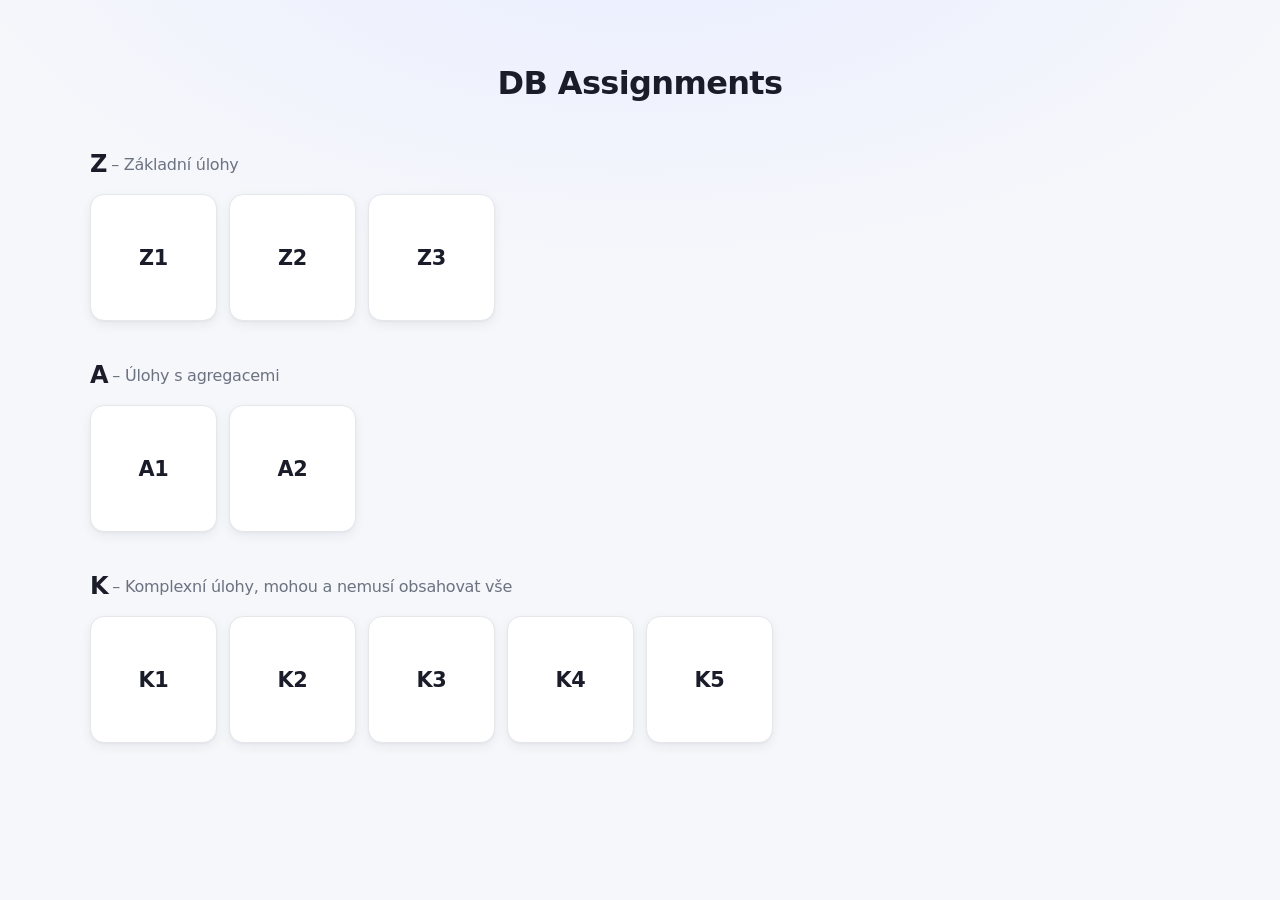
<file: index.html>
<!DOCTYPE html>
<html lang="cs">
<head>
    <meta charset="UTF-8">
    <meta name="viewport" content="width=device-width, initial-scale=1.0">
    <title>DB Assignments</title>

    <link rel="icon" type="image/png" href="https://github.com/DrHavran/DB-Assignments/blob/main/icon.jpg?raw=true">
    <link rel="stylesheet" href="./index.css">
</head>
<body>

    <header>
        <h1>DB Assignments</h1>
    </header>

    <div id="grid"></div>
    <p id="status">Načítám…</p>

    <script type="module" src="./index.js"></script>
</body>
</html>
</file>
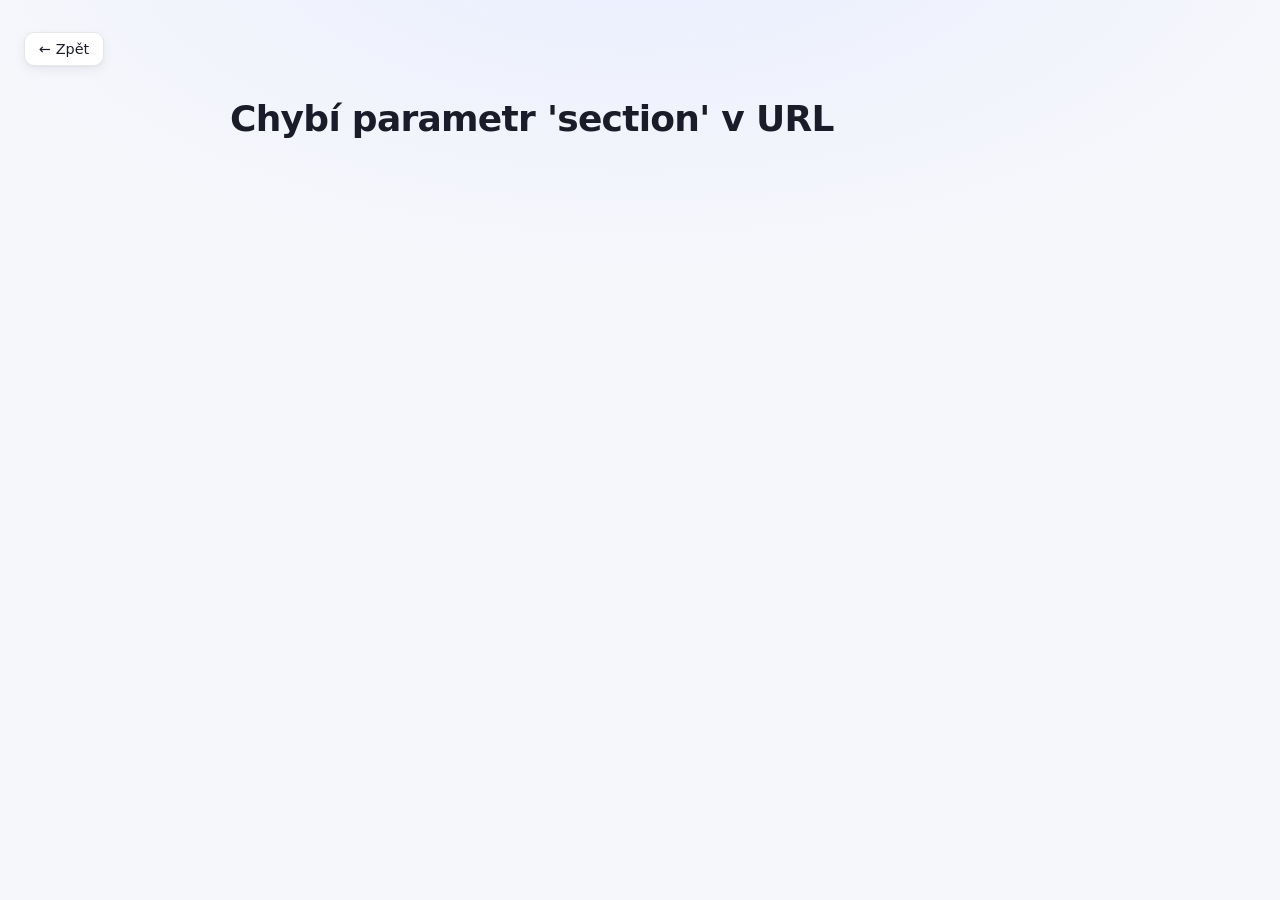
<file: page/assignment.html>
<!DOCTYPE html>
<html lang="cs">
<head>
    <meta charset="UTF-8">
    <meta name="viewport" content="width=device-width, initial-scale=1.0">
    <title>Assignment</title>

    <link rel="icon" type="image/png" href="https://github.com/DrHavran/DB-Assignments/blob/main/icon.jpg?raw=true">
    <link rel="stylesheet" href="./assignment.css">
</head>
<body>

    <button id="back">← Zpět</button>

    <main>
        <h1 id="title"></h1>
        <div id="content"></div>
    </main>

    <script type="module" src="./assignment.js"></script>
</body>
</html>
</file>
<file: index.css>
:root {
    --bg: #f6f7fb;
    --surface: #ffffff;
    --text: #1a1d29;
    --muted: #6b7280;
    --border: #e5e7eb;
    --accent: #4f6ef7;
    --shadow: 0 1px 2px rgba(16, 24, 40, 0.04), 0 4px 12px rgba(16, 24, 40, 0.06);
    --shadow-hover: 0 4px 8px rgba(16, 24, 40, 0.06), 0 12px 28px rgba(79, 110, 247, 0.14);
  }
  
  * { box-sizing: border-box; }
  
  html, body { margin: 0; padding: 0; }
  
  body {
    min-height: 100vh;
    font-family: ui-sans-serif, system-ui, -apple-system, "Segoe UI", Roboto, "Helvetica Neue", Arial, sans-serif;
    color: var(--text);
    background:
      radial-gradient(1200px 600px at 50% -10%, #e9eeff 0%, transparent 60%),
      var(--bg);
    padding: 64px 24px;
    -webkit-font-smoothing: antialiased;
  }
  
  header {
    max-width: 1100px;
    margin: 0 auto 48px;
    text-align: center;
  }
  
  h1 {
    font-size: 2rem;
    font-weight: 700;
    letter-spacing: -0.02em;
    margin: 0 0 8px;
  }
  
  header p {
    color: var(--muted);
    margin: 0;
    font-size: 0.95rem;
  }
  
  #grid {
    max-width: 1100px;
    margin: 0 auto;
    display: flex;
    flex-direction: column;
    gap: 40px;
  }
  
  .group h2 {
    display: flex;
    align-items: center;
    font-size: 1.5rem;
    font-weight: 700;
    letter-spacing: -0.01em;
    margin: 0 0 16px;
    color: var(--text);
  }
  
  .group h2 span {
    font-size: 1rem;
    font-weight: 400;
    color: var(--muted);
    margin-left: 4px;
  }
  
  .cards {
    display: grid;
    grid-template-columns: repeat(auto-fill, minmax(120px, 1fr));
    gap: 12px;
  }
  
  .cards a {
    display: flex;
    align-items: center;
    justify-content: center;
    aspect-ratio: 1 / 1;
    padding: 20px;
    background: var(--surface);
    border: 1px solid var(--border);
    border-radius: 14px;
    color: var(--text);
    font-size: 1.3rem;
    font-weight: 700;
    letter-spacing: -0.01em;
    text-decoration: none;
    box-shadow: var(--shadow);
    transition: transform 0.15s ease, box-shadow 0.2s ease, border-color 0.2s ease, color 0.2s ease;
  }
  
  .cards a:hover {
    transform: translateY(-3px);
    border-color: var(--accent);
    color: var(--accent);
    box-shadow: var(--shadow-hover);
  }
  
  #status {
    max-width: 1100px;
    margin: 24px auto 0;
    text-align: center;
    color: var(--muted);
    font-size: 0.95rem;
  }
  
  #status.error { color: #b91c1c; }
</file>
<file: page/assignment.css>
:root {
    --bg: #f6f7fb;
    --surface: #ffffff;
    --text: #1a1d29;
    --muted: #6b7280;
    --border: #e5e7eb;
    --accent: #4f6ef7;
    --accent-soft: #eef2ff;
    --shadow: 0 1px 2px rgba(16, 24, 40, 0.04), 0 4px 12px rgba(16, 24, 40, 0.06);
}

* { box-sizing: border-box; }

html, body { margin: 0; padding: 0; }

body {
    min-height: 100vh;
    font-family: ui-sans-serif, system-ui, -apple-system, "Segoe UI", Roboto, "Helvetica Neue", Arial, sans-serif;
    color: var(--text);
    background:
        radial-gradient(1200px 600px at 50% -10%, #e9eeff 0%, transparent 60%),
        var(--bg);
    padding: 32px 24px 64px;
    -webkit-font-smoothing: antialiased;
}

#back {
    display: inline-flex;
    align-items: center;
    gap: 6px;
    padding: 8px 14px;
    font-size: 0.9rem;
    font-weight: 500;
    font-family: inherit;
    color: var(--text);
    background: var(--surface);
    border: 1px solid var(--border);
    border-radius: 10px;
    cursor: pointer;
    box-shadow: var(--shadow);
    transition: border-color 0.15s ease, color 0.15s ease, transform 0.15s ease;
}

#back:hover {
    border-color: var(--accent);
    color: var(--accent);
    transform: translateX(-2px);
}

#back:active { transform: translateX(0); }

main {
    max-width: 820px;
    margin: 32px auto 0;
}

#title {
    font-size: 2.25rem;
    font-weight: 700;
    letter-spacing: -0.02em;
    margin: 0 0 32px;
}

#content h2 {
    font-size: 0.85rem;
    font-weight: 700;
    color: var(--accent);
    letter-spacing: 0.08em;
    text-transform: uppercase;
    margin: 32px 0 12px;
}

#content h2:first-child { margin-top: 0; }

#content ol {
    margin: 0;
    padding: 0;
    list-style: none;
    counter-reset: task;
    display: flex;
    flex-direction: column;
    gap: 10px;
}

#content li {
    counter-increment: task;
    position: relative;
    padding: 14px 52px 14px 52px;
    background: var(--surface);
    border: 1px solid var(--border);
    border-radius: 12px;
    box-shadow: var(--shadow);
    line-height: 1.55;
    font-size: 0.98rem;
}

#content li::before {
    content: counter(task);
    position: absolute;
    left: 14px;
    top: 14px;
    width: 26px;
    height: 26px;
    display: flex;
    align-items: center;
    justify-content: center;
    background: var(--accent-soft);
    color: var(--accent);
    font-size: 0.8rem;
    font-weight: 700;
    border-radius: 50%;
}

.note-toggle {
    position: absolute;
    top: 14px;
    right: 12px;
    display: inline-flex;
    align-items: center;
    justify-content: center;
    width: 28px;
    height: 28px;
    padding: 0;
    background: transparent;
    border: none;
    border-radius: 8px;
    color: var(--muted);
    cursor: pointer;
    transition: color 0.15s ease, background 0.15s ease;
}

.note-toggle:hover,
.note-toggle.active {
    color: var(--accent);
    background: var(--accent-soft);
}

.task-note {
    margin-top: 10px;
    padding: 10px 12px;
    background: #f3f4f6;
    border-left: 3px solid #d1d5db;
    border-radius: 6px;
    font-size: 0.88rem;
    color: var(--muted);
    line-height: 1.55;
    font-style: italic;
}
</file>
